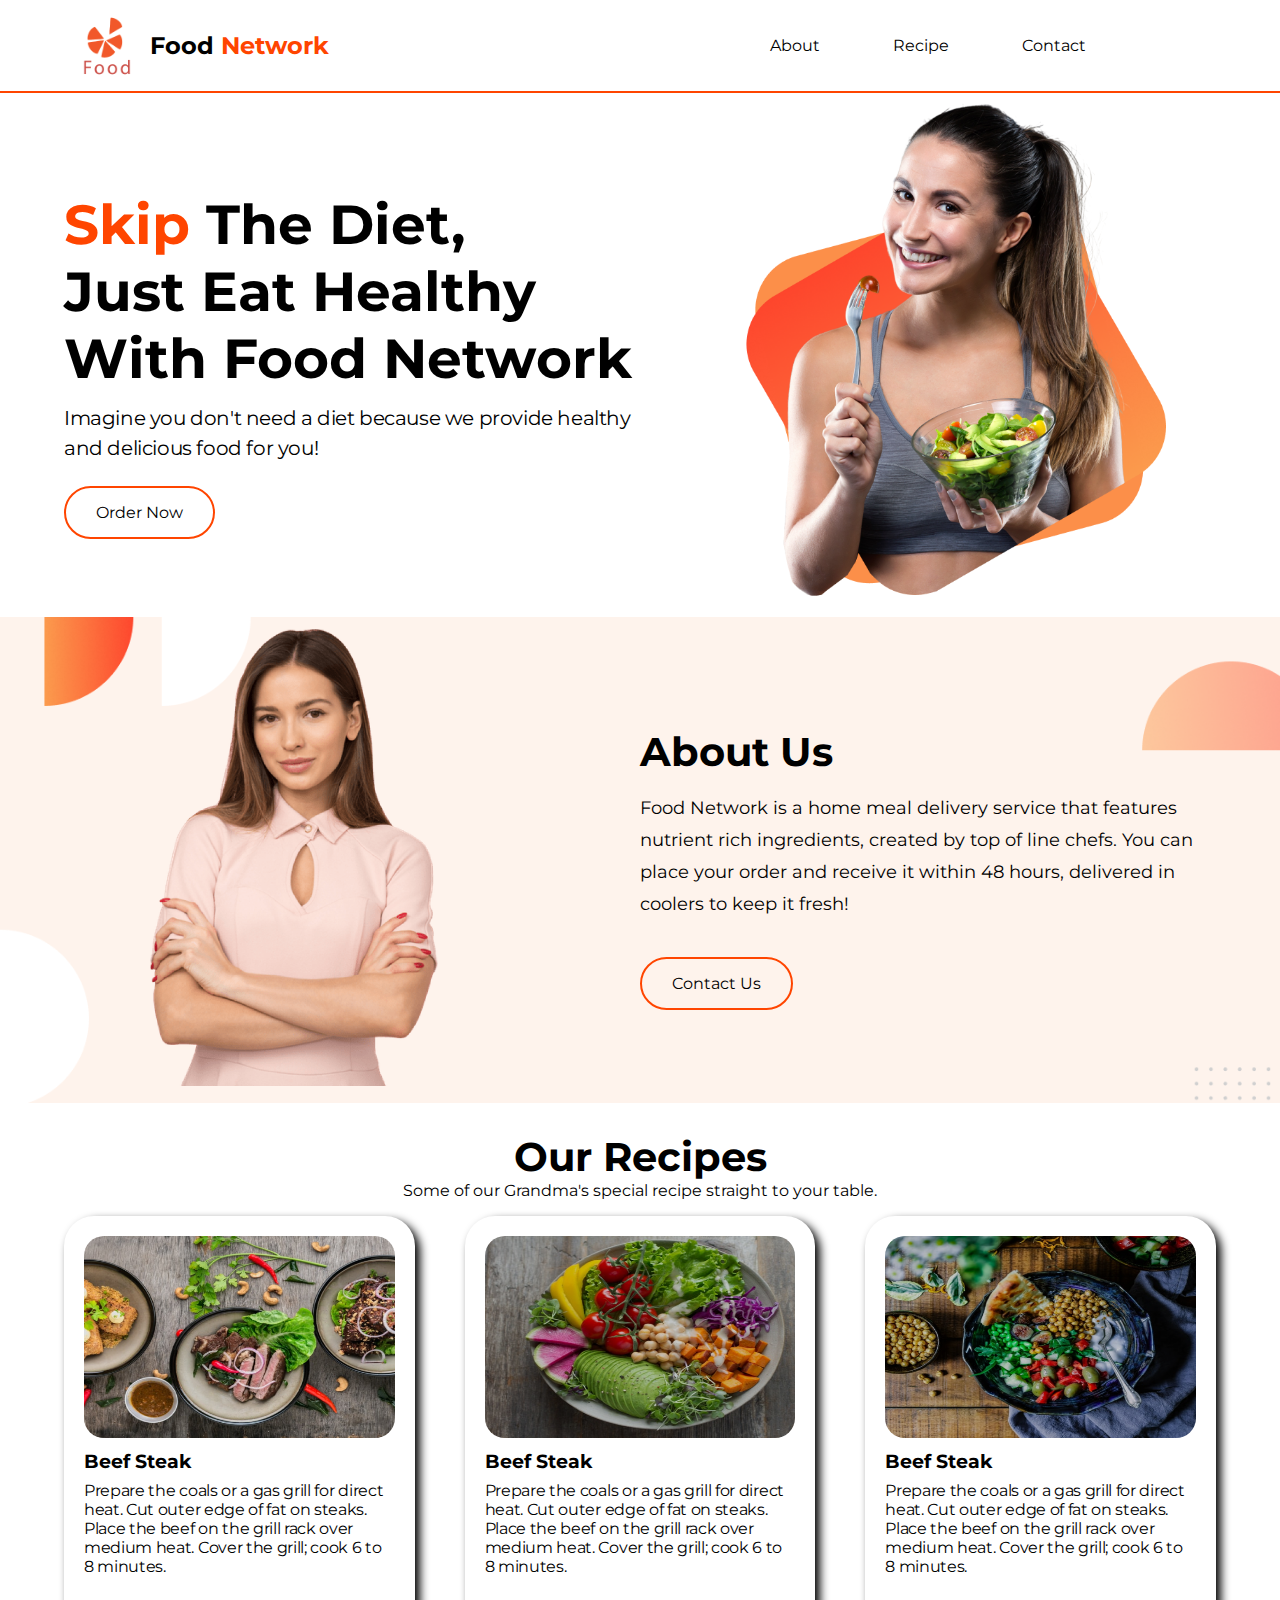
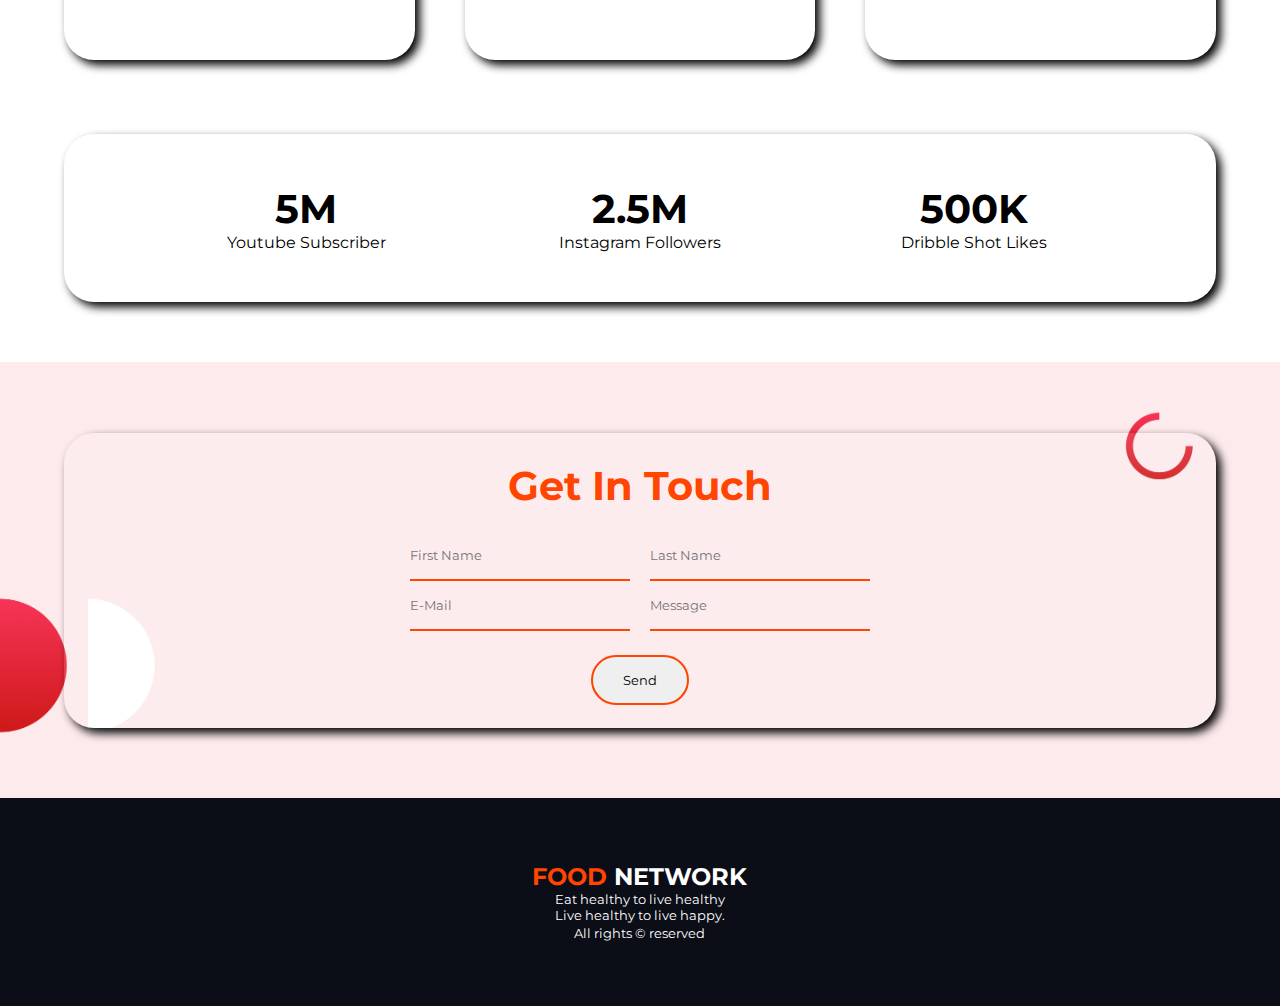
<file: index.html>
<!DOCTYPE html>
<html lang="en">
<head>
    <meta charset="UTF-8">
    <meta http-equiv="X-UA-Compatible" content="IE=edge">
    <meta name="viewport" content="width=device-width, initial-scale=1.0">
    <title>Food Network</title>
    
    <!-- ==============External stylesheet============== -->
    <link rel="stylesheet" href="./assets/css/style.css">
</head>
<body>
    <header>
        <div id="navbar" class="flex container">
            <div class="logo flex inline half-width">
                <img src="./assets/images/food-logo.png" alt="logo">
                <h2>Food <span class="color">Network</span></h2>
            </div>
            <nav class="nav-links half-width flex inline">
                <a href="">About</a>
                <a href="">Recipe</a>
                <a href="">Contact</a>
            </nav>
        </div>

        <div id="banner" class="flex container">
            <div class="banner-heading half-width">
                <h1 class="banner-title">
                    <span class="color">Skip</span> The Diet, <br>
                    Just Eat Healthy <br>
                    With Food Network
                </h1>
                <p class="banner-text">Imagine you don't need a diet because we provide healthy and delicious food for you!
                </p>
                <a class="btn" href="">Order Now</a>
            </div>
            <div class="banner-img half-width">
                <img src="./assets/images/top-banner-girl.png" alt="">
            </div>
        </div>
    </header>

    <main>
        <section id="about-us" class="container">
            <div class="wrapper flex">
                <div class="about-img half-width">
                    <img src="./assets/images/Person Image.png" alt="">
                </div>
                <div class="about-info half-width">
                    <h2 class="section-title">About Us</h2>
                    <p>
                        Food Network is a home meal delivery service that features nutrient rich ingredients, created by top of line chefs. You can place your order and receive it within 48 hours, delivered in coolers to keep it fresh!
                    </p>
                    <a class="btn" href="">Contact Us</a>
                </div>
            </div>
        </section>

        <section id="recipes" class="container">
            <div class="recipe-heading">
                <h2>Our Recipes</h2>
                <p>Some of our Grandma's special recipe straight to your table.</p>
            </div>
            <div class="recipe-grid">
                <div class="card">
                    <img src="./assets/images/Project Cover1.jpg" alt="">
                    <h3>Beef Steak</h3>
                    <p>
                        Prepare the coals or a gas grill for direct heat. Cut outer edge of fat on steaks. Place the beef on the grill rack over medium heat. Cover the grill; cook 6 to 8 minutes.
                    </p>
                </div>
                <div class="card">
                    <img src="./assets/images/Project Cover5.png" alt="">
                    <h3>Beef Steak</h3>
                    <p>
                        Prepare the coals or a gas grill for direct heat. Cut outer edge of fat on steaks. Place the beef on the grill rack over medium heat. Cover the grill; cook 6 to 8 minutes.
                    </p>
                </div>
                <div class="card">
                    <img src="./assets/images/Project Cover8.png" alt="">
                    <h3>Beef Steak</h3>
                    <p>
                        Prepare the coals or a gas grill for direct heat. Cut outer edge of fat on steaks. Place the beef on the grill rack over medium heat. Cover the grill; cook 6 to 8 minutes.
                    </p>
                </div>
            </div>
        </section>

        <section id="followers" class="container">
            <div class="followers-grid">
                <div class="item">
                    <h2>5M</h2>
                    <p>Youtube Subscriber</p>
                </div>
                <div class="item">
                    <h2>2.5M</h2>
                    <p>Instagram Followers</p>
                </div>
                <div class="item">
                    <h2>500K</h2>
                    <p>Dribble Shot Likes</p>
                </div>
            </div>
        </section>

        <section id="contact" class="container">
            <div class="contact-form">
                <h2 class="color">Get In Touch</h2>
                <form action="">
                    <div class="input-item">
                        <input type="text" name="fName" placeholder="First Name">
                        <input type="text" name="lName" placeholder="Last Name">
                        <input type="email" name="email" placeholder="E-Mail">
                        <input type="text" name="msg" placeholder="Message">
                    </div>
                    <button class="btn" type="submit">Send</button>
                </form>
            </div>
        </section>
    </main>
    <footer>
        <section class="footer">
            <h2><span class="color">FOOD</span> NETWORK</h2>
            <small>
                <p>Eat healthy to live healthy</p>
                <p>Live healthy to live happy.</p>
            </small>
            <p><small>All rights &copy; reserved</small></p>
        </section>
    </footer>
</body>
</html>
</file>
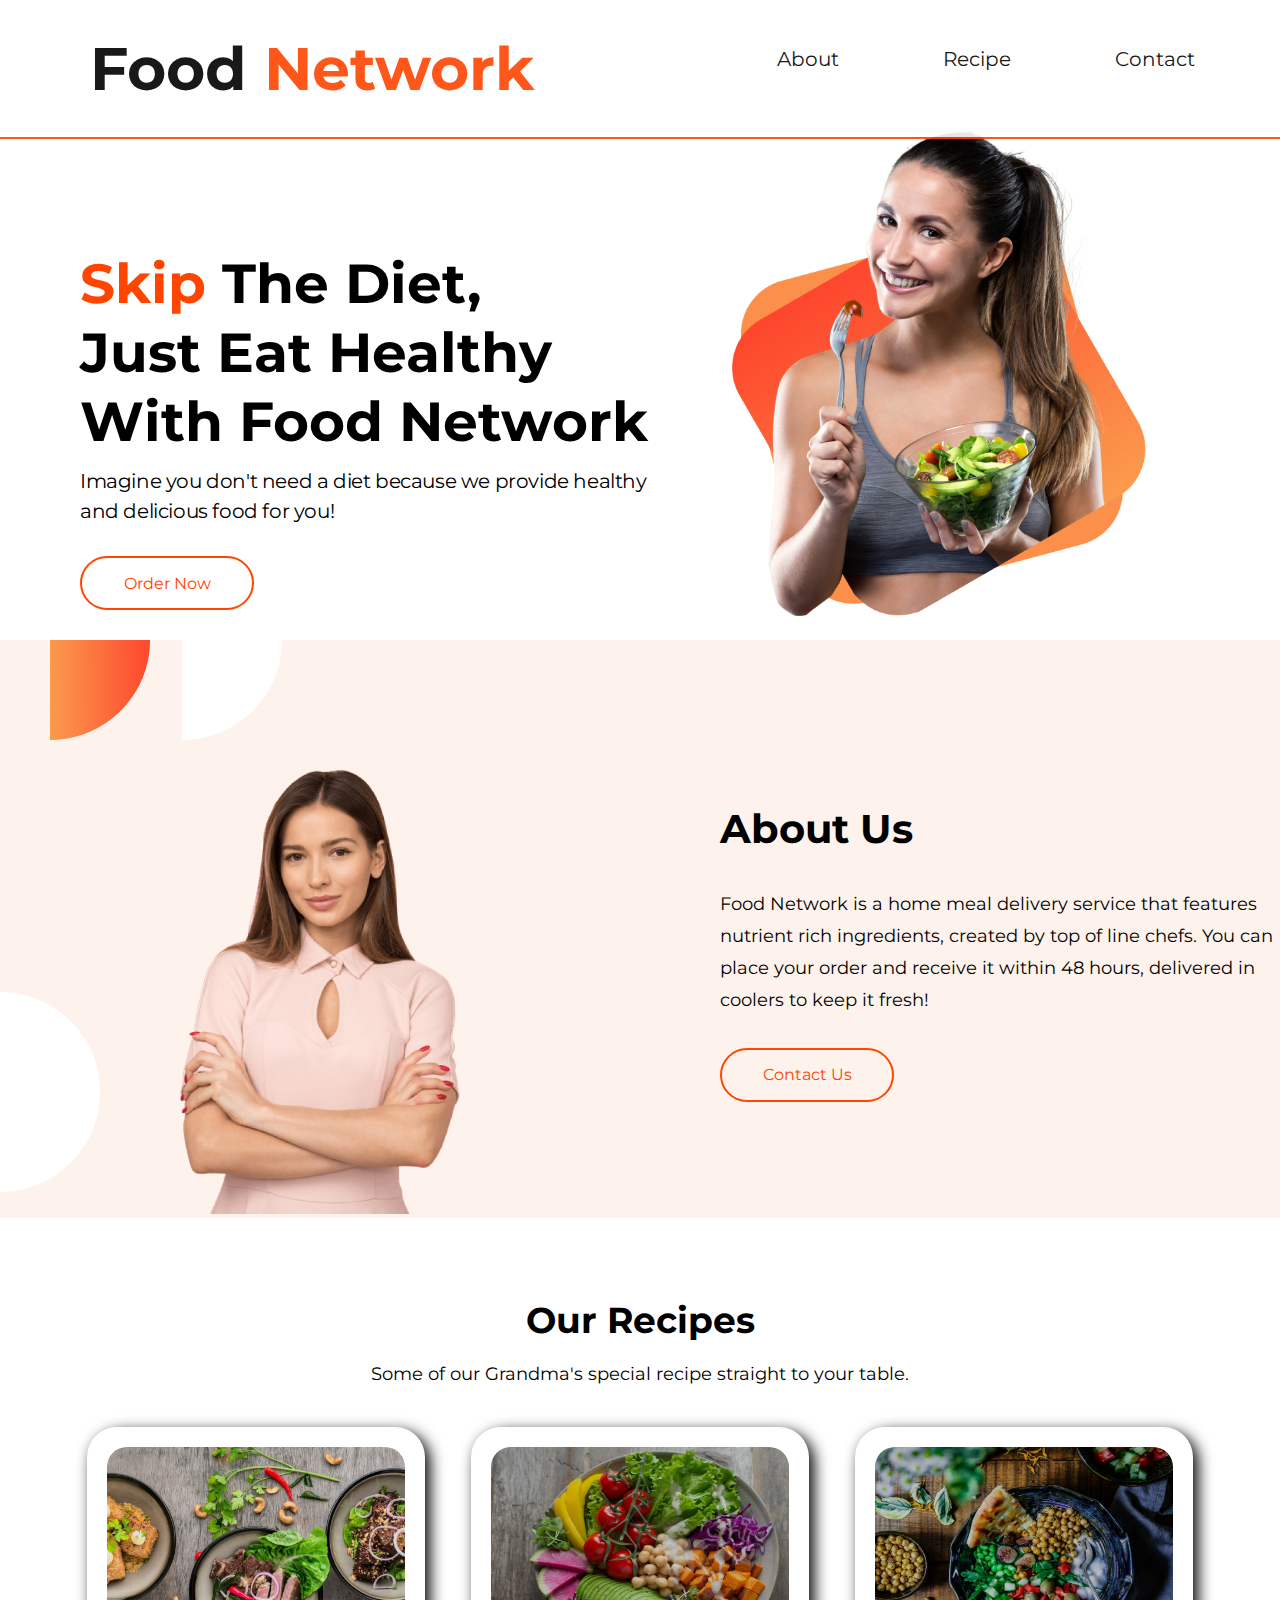
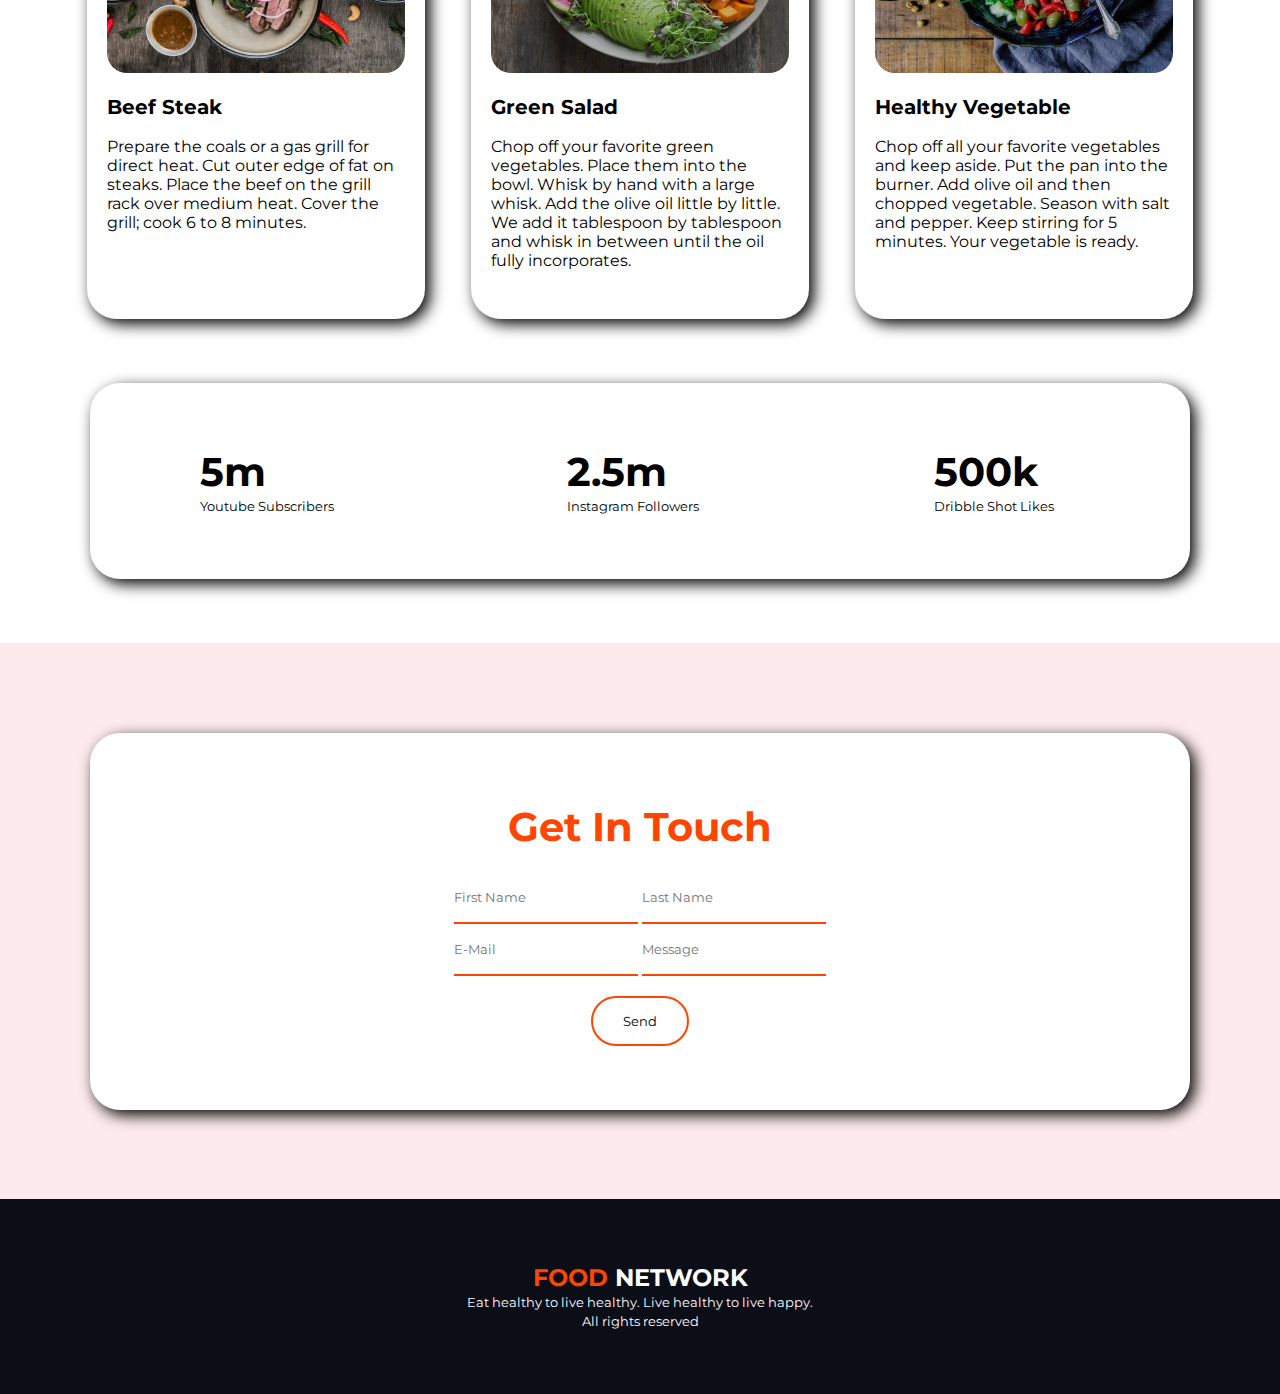
<file: index.bac.html>
<!DOCTYPE html>
<html lang="en">
    <head>
        <meta charset="UTF-8">
        <meta http-equiv="X-UA-Compatible" content="IE=edge">
        <meta name="viewport" content="width=device-width, initial-scale=1.0">
        <title>Food Network</title>

        <!-- =========Google font CDN========= -->
        <link rel="preconnect" href="https://fonts.googleapis.com">
        <link rel="preconnect" href="https://fonts.gstatic.com" crossorigin>
        <link
        href="https://fonts.googleapis.com/css2?family=Montserrat&display=swap" rel="stylesheet">

        <!-- =========External stylesheet========= -->
        <link rel="stylesheet" href="./assets/css/style.bac.css">

    </head>
    <body>
        <!-- ================Navbar Section============= -->
       <nav id="navbar" class="flex">
            <div class="logo">
                <h1><a href="#">Food <span class="color">Network</span></a></h1>
            </div>
            <div class="nav-links">
                <a href="#about">About</a>
                <a href="#recipe">Recipe</a>
                <a href="#contact">Contact</a>
            </div>
       </nav>
       <!-- ===============Navbar Section================ -->

        <!-- =============Top Banner Section============= -->
        <section class="top-banner">
            <div class="flex">
                <div class="half-width top-left">
                    <h1 id="top-heading">
                        <span class="color">Skip</span>
                        The Diet,
                        <br>
                        Just Eat Healthy
                        <br>
                        With Food Network
                    </h1>
                    <p id="top-p">
                        Imagine you don't need a diet because we provide healthy and delicious food for you!
                    </p>
                    <a href="#" class="button">Order Now</a>
                </div>
                <div class="half-width">
                    <img id="top-img" src="./assets/images/top-banner-girl.png" alt="">
                </div>
            </div>
        </section>
        <!-- =============Top Banner Section Ends============ -->

        <!-- =============About Us Section=========== -->
        <section id="about" class="about-us">
            <div class="flex">
                <div class="half-width top-left">
                    <img id="about-img" src="./assets/images/Person Image.png" alt="">
                </div>
                <div class="half-width top-left">
                    <h2 id="about-heading">About Us</h2>
                    <p id="about-p">
                        Food Network is a home meal delivery service that features nutrient rich ingredients, created by top of line chefs. You can place your order and receive it within 48 hours, delivered in coolers to keep it fresh!
                    </p>
                    <a href="#contact" class="button">Contact Us</a>
                </div>
            </div>
        </section>
        <!-- ==============About Us Section Ends============== -->

        <!-- ==============Recipes Section============== -->
        <section id="recipe">
            <div class="recipe-heading">
                <h2>Our Recipes</h2>
                <p>
                    Some of our Grandma's special recipe straight to your table.
                </p>
            </div>
            <div class="flex right-left-margin">
                <div class="recipe-card margin">
                    <img src="./assets/images/Project Cover1.jpg" alt="recipe-image">
                    <h3>Beef Steak</h3>
                    <p>
                        Prepare the coals or a gas grill for direct heat.
                        Cut outer edge of fat on steaks.
                        Place the beef on the grill rack over medium heat.
                        Cover the grill; cook 6 to 8 minutes.
                    </p>
                </div>
                <div class="recipe-card margin">
                    <img src="./assets/images/Project Cover5.png" alt="recipe-image">
                    <h3>Green Salad</h3>
                    <p>
                        Chop off your favorite green vegetables. Place them into the bowl.
                        Whisk by hand with a large whisk. Add the olive oil little by little. We add it tablespoon by tablespoon and whisk in between until the oil fully incorporates. 
                    </p>
                </div>
                <div class="recipe-card margin">
                    <img src="./assets/images/Project Cover8.png" alt="recipe-image">
                    <h3>Healthy Vegetable</h3>
                    <p>
                        Chop off all your favorite vegetables and keep aside. Put the pan into the burner. Add olive oil and then chopped vegetable. Season with salt and pepper.
                        Keep stirring for 5 minutes. Your vegetable is ready.
                    </p>
                </div>
            </div>
        </section>
        <!-- ===============Recipes Section Ends=============== -->

        <!-- ================Social Section============== -->
        <section class="social-section">
            <div class="flex social">
                <div class="social-item">
                    <h2>5m</h2>
                    <p>
                        <small>Youtube Subscribers</small>
                    </p>
                </div>
                <div class="social-item">
                    <h2>2.5m</h2>
                    <p>
                        <small>Instagram Followers</small>
                    </p>
                </div>
                <div class="social-item">
                    <h2>500k</h2>
                    <p>
                        <small>Dribble Shot Likes</small>
                    </p>
                </div>
            </div>
        </section>
        <!-- ===============Social Section Ends=============== -->

        <!-- ================Contact Form================ -->
        <section id="contact" class="contact-section">
            <div class="contact">
                <h2 class="color">Get In Touch</h2>
                <form action="">
                    <div class="input-item">
                        <input type="text" name="fName" placeholder="First Name">
                        <input type="text" name="lName" placeholder="Last Name">
                        <input type="email" name="email" placeholder="E-Mail">
                        <input type="text" name="msg" placeholder="Message">
                    </div>
                    <button type="submit">Send</button>
                </form>
            </div>
        </section>
        <!-- ================Contact Form Ends=============== -->

        <!-- ================Footer================ -->
        <section class="footer">
            <h2><span class="color">FOOD</span> NETWORK</h2>
            <p><small>Eat healthy to live healthy. Live healthy to live happy.</small></p>
            <p><small>All rights reserved</small></p>
        </section>
        <!-- ===============Footer Ends=============== -->
    </body>
</html>
</file>
<file: assets/css/style.css>
@import url('https://fonts.googleapis.com/css2?family=Montserrat&display=swap');
:root {
    --primary-bg: #FFFFFF;
    --primary-color: #000000;
    --secondary-color: orangered;
}

/* =====Common utilities===== */
* {
    padding: 0;
    margin: 0;
    box-sizing: border-box;
    font-family: 'Montserrat', sans-serif;
}

.container {
    padding: 1% 5%;
}
.flex {
    display: flex;
    align-items: center;
}
.half-width {
    flex-basis: 50%;
}
a {
    text-decoration: none;
    color: var(--primary-color);
}
.color {
    color: var(--secondary-color);
}

.btn {
    padding: 15px 30px;
    border: 2px solid var(--secondary-color);
    border-radius: 100px;
}

.btn:hover {
    background: linear-gradient(80deg, #ff4e00 50%, orangered 100%);
    box-shadow: 5px 3px 15px black;
}
.section-title {
    font-size: 40px;
    margin-bottom: 1rem;
}





header {
    margin-bottom: 4rem;
}

#navbar {
    position: fixed;
    top: 0;
    width: 100%;
    background-color: var(--primary-bg);
    border-bottom: 2px solid var(--secondary-color);
    z-index: 999;
}
.logo img {
    max-width: 15%;
}
/* .logo h2 {
    display: inline-block;
    margin: 10% 0%;
} */
nav {
    padding: 0% 5%;
    justify-content: space-evenly;
}
nav a {
    transition: all 0.5s;
}
nav a:hover {
    color: var(--secondary-color);
}



#banner {
    position: relative;
    top: 80px;
}

.banner-title {
    font-size: 55px;
    margin-bottom: .2em;
}
.banner-text {
    font-size: 20px;
    line-height: 30px;
    letter-spacing: -0.02em;
    margin-bottom: 2em;
}


.banner-img img {
    max-width: 80%;
    margin-left: 15%;
}



#about-us {
    margin-bottom: 1rem;
    background: url(../images/7.png);
    background-repeat: no-repeat;
    background-size: cover;
}
.about-img img {
    max-width: 50%;
    margin-left: 15%;
}

.about-info p {
    margin-bottom: 3em;
    font-size: 18px;
    line-height: 32px;
}




#recipes {
    margin-bottom: 3rem;
}
.recipe-heading {
    text-align: center;
}
.recipe-heading h2 {
    font-size: 40px;
    /* margin-bottom: .5rem; */
}
.recipe-heading p {
    margin-bottom: 1rem;
}
.recipe-grid {
    display: grid;
    grid-template-columns: repeat(3, 1fr);
    column-gap: 50px;
}
.card {
    padding: 20px;
    border-radius: 30px;
    box-shadow: 5px 5px 10px black;
    transition: all 0.5s;
}
.card:hover {
    transform: scale(1.05);
}
.card img {
    width: 100%;
    height: 50%;
    margin-bottom: .5rem;
    border-radius: 20px;
}
.card h3 {
    margin-bottom: .5rem;
}
.card p {
    letter-spacing: -0.02em;
}



#followers {
    margin-bottom: 3rem;
}
.followers-grid {
    display: grid;
    grid-template-columns: repeat(3, 1fr);
    column-gap: 50px;
    text-align: center;
    padding: 50px 100px;
    box-shadow: 5px 5px 10px black;
    border-radius: 30px;
}
.item h2 {
    font-size: 40px;
}


#contact {
    background: url(../images/Frame\ 58.jpg);
    background-repeat: no-repeat;
    background-size: cover;
}
.contact-form {
    text-align: center;
    /* background: var(--primary-bg); */
    background: rgba(255, 255, 255, .1);
    /* opacity: .8; */
    margin: 5% 0%;
    padding: 2% 0%;
    border-radius: 30px;
    box-shadow: 5px 5px 10px black;
}
.contact-form h2 {
    font-size: 40px;
    line-height: 60px;
    margin-bottom: 15px;
}
.input-item {
    margin: 0px 30%;
    display: grid;
    grid-template-columns: repeat(2, 1fr);
    column-gap: 20px;
    margin-bottom: 1.5rem;
}
.input-item input {
    /* display: flex; */
    border: none;
    background: none;
    border-bottom: 2px solid orangered;
    height: 50px;
}
input:focus {
    outline: none;
}


.footer {
    background: #0B0D17;
    color: white;
    padding: 5% 10%;
    text-align: center;
    /* max-width: 100%; */
}
.footer h2, .footer p {
    margin: 0 auto;
    width: 60%;
}

@media screen and (max-width:480px) {
    .flex {
        display: flex;
        flex-direction: column;
    }
    .inline {
        display: flex;
        flex-direction: row;
        justify-content: center;
    }
    header {
        margin-bottom: 8em;
    }
    nav a {
        margin: 8px;
    }
    #banner {
        top: 7rem;
    }
    .banner-title {
        font-size: 35px;
    }
    .banner-img {
        display: flex;
        justify-content: center;
    }
    .banner-img img {
        margin: 0;
    }
    #about-us {
        background: none;
        /* overflow-y: hidden; */
    }
    .about-img img {
        display: none;
    }
    .about-info h2 {
        font-size: 35px;
        margin-bottom: .5rem;
    }
    .about-info p {
        margin-bottom: 2rem;
        line-height: 25px;
    }

    .recipe-heading h2 {
        font-size: 35px;
    }
    .recipe-grid {
        grid-template-columns: 1fr;
        row-gap: 15px;
    }

    .followers-grid {
        grid-template-columns: 1fr;
        row-gap: 20px;
    }

    .input-item {
        grid-template-columns: 1fr;
    }
    
  
    .footer h2 {
        font-size: 1rem; 
    }


}
</file>
<file: assets/css/style.bac.css>
* {
    margin: 0;
    padding: 0;
    font-family: 'Montserrat', sans-serif;
}
body {
    position: relative;
    top: 120px;
}
a {
    text-decoration: none;
    color: black;
}
.flex {
    display: flex;
    flex-direction: row;
    /* justify-content: space-between; */
}
.half-width {
    flex-basis: 50%;
    padding-left: 5%;
}
.top-left {
    padding: 130px 0px 0px 80px;
}
.color {
    color: orangered;
}
.right-left-margin {
    margin-left: 5%;
    margin-right: 5%;
}
.margin {
    margin-left: 2%;
    margin-right: 2%;
}


/* Navbar */
#navbar{
    position: fixed;
    z-index: 1;
    top: 0;
    width: 100%;
    background-color: #ffffff;
    opacity: .9;
    padding: 2.5% 7%;
    border-bottom: 2px solid orangered;
}
.logo {
    flex-basis: 40%;
    font-size: 30px;
}
.nav-links {
    flex-basis: 60%;
    text-align: center;
    padding-top: 15px;
}
.nav-links a {
    font-size: 20px;
    padding: 50px;
    transition: all 0.5s;
}

.nav-links a:hover {
    color: orangered;
    /* box-shadow: 2px 2px 10px black; */
}




/* Banner */
/* .top-banner {
    margin: 80px 0px 0px 0px;
} */

#top-heading {
    font-size: 55px;
    line-height: 125%;
}
#top-p {
    font-size: 20px;
    line-height: 150%;
    letter-spacing: -0.02em;
    padding: 10px 0px 30px;
}
.button {
    display: flex;
    justify-content: center;
    align-items: center;
    width: 90px;
    height: 10px;
    padding: 20px 40px;
    text-decoration: none;
    color: orangered;
    border: 2px solid orangered;
    border-radius: 100px;
    transition: all 0.5s;
}
.button:hover {
    color: black;
    background-image: linear-gradient(80deg, #ff4e00 50%, orangered 100%);
    box-shadow: 5px 3px 15px black;
}
#top-img {
    width: 80%;
}



/* About section */
.about-us {
    background: url(../images/7.png);
}
#about-img {
    width: 50%;
    margin-left: 100px;
}
#about-heading {
    font-size: 40px;
    line-height: 54px;
    margin: 32px 0px;
}
#about-p {
    font-size: 18px;
    line-height: 32px;
    margin: 32px 0px;
}



/* Recipe Section */
.recipe-heading {
    text-align: center;
    padding: 80px 300px 40px;
}
.recipe-heading h2 {
    font-size: 36px;
    line-height: 44px;
    margin-bottom: 20px;
}
.recipe-heading p {
    font-size: 18px;
    line-height: 25px;
}
.recipe-card {
    flex-basis: 33.33%;
    padding: 20px;
    box-shadow: 5px 5px 15px black;
    border-radius: 30px;
    transition: all 0.5s;
}
.recipe-card img {
    width: 100%;
    height: 50%;
    border-radius: 20px;
}
.recipe-card h3 {
    font-size: 20px;
    line-height: 40px;
    margin: 10px 0px;
}
.recipe-card:hover {
    transform: scale(1.07);
}



/* Socials */
.social {
    margin: 5% 7% 5%;
    padding: 5% 0% 5% 0%;
    border-radius: 30px;
    box-shadow: 5px 5px 15px black;
}
.social-item {
    flex-basis: 33.33%;
    margin-left: 10%;
}
.social-item h2 {
    font-size: 40px;
}



/* Contact form */
.contact-section {
    background: url(../images/Frame\ 58.jpg);
    background-repeat: no-repeat;
    padding: 7% 0%;
}
.contact {
    margin: 0% 7% 0%;
    padding: 5% 10%;
    border-radius: 30px;
    box-shadow: 5px 5px 15px black;
    text-align: center;
    background: white;
}
.contact h2 {
    font-size: 40px;
    line-height: 60px;
    margin-bottom: 15px;
}
.input-item {
    margin: 0px 20%;
}
.contact input {
    /* display: flex; */
    border: none;
    background: none;
    border-bottom: 2px solid orangered;
    height: 50px;
}
input:focus {
    outline: none;
}
.contact button {
    background: none;
    margin-top: 20px;
    padding: 15px 30px;
    border: 2px solid orangered;
    border-radius: 30px;
    transition: all 0.5s;
}
.contact button:hover {
    background-image: linear-gradient(80deg, #ff4e00 50%, orangered 100%);
    box-shadow: 5px 3px 15px black;
    cursor: pointer;
}


/* footer */
.footer {
    background-color: #0B0D17;
    color: white;
    padding: 5% 20%;
    text-align: center;
}



@media screen and (max-width:480px) {
    .flex {
        flex-direction: column;
        justify-content: center;
        align-items: center;
    }
    .half-width {
        padding: 0% 2%;
    }

    #navbar {
        padding: 0;
    }
    .logo h1 {
        font-size: 1.5em;
    }
    .nav-links a {
        padding: 10px;
        font-size: 20px;
    }

    .top-left {
        padding: 0px 2%;
    }

    #top-heading {
        font-size: 40px;
        line-height: 110%;
        padding: 0;
    }

    #top-p {
        font-size: 15px;
        line-height: 120%;
    }

    #top-img {
        width: 70%;
    }


    /* #top-heading {
        font-size: 55px;
        line-height: 125%;
        padding: 10px 0px;
    }
    #top-p {
        font-size: 20px;
        line-height: 150%;
        letter-spacing: -0.02em;
        padding: 10px 0px 30px;
    } */
}
</file>
